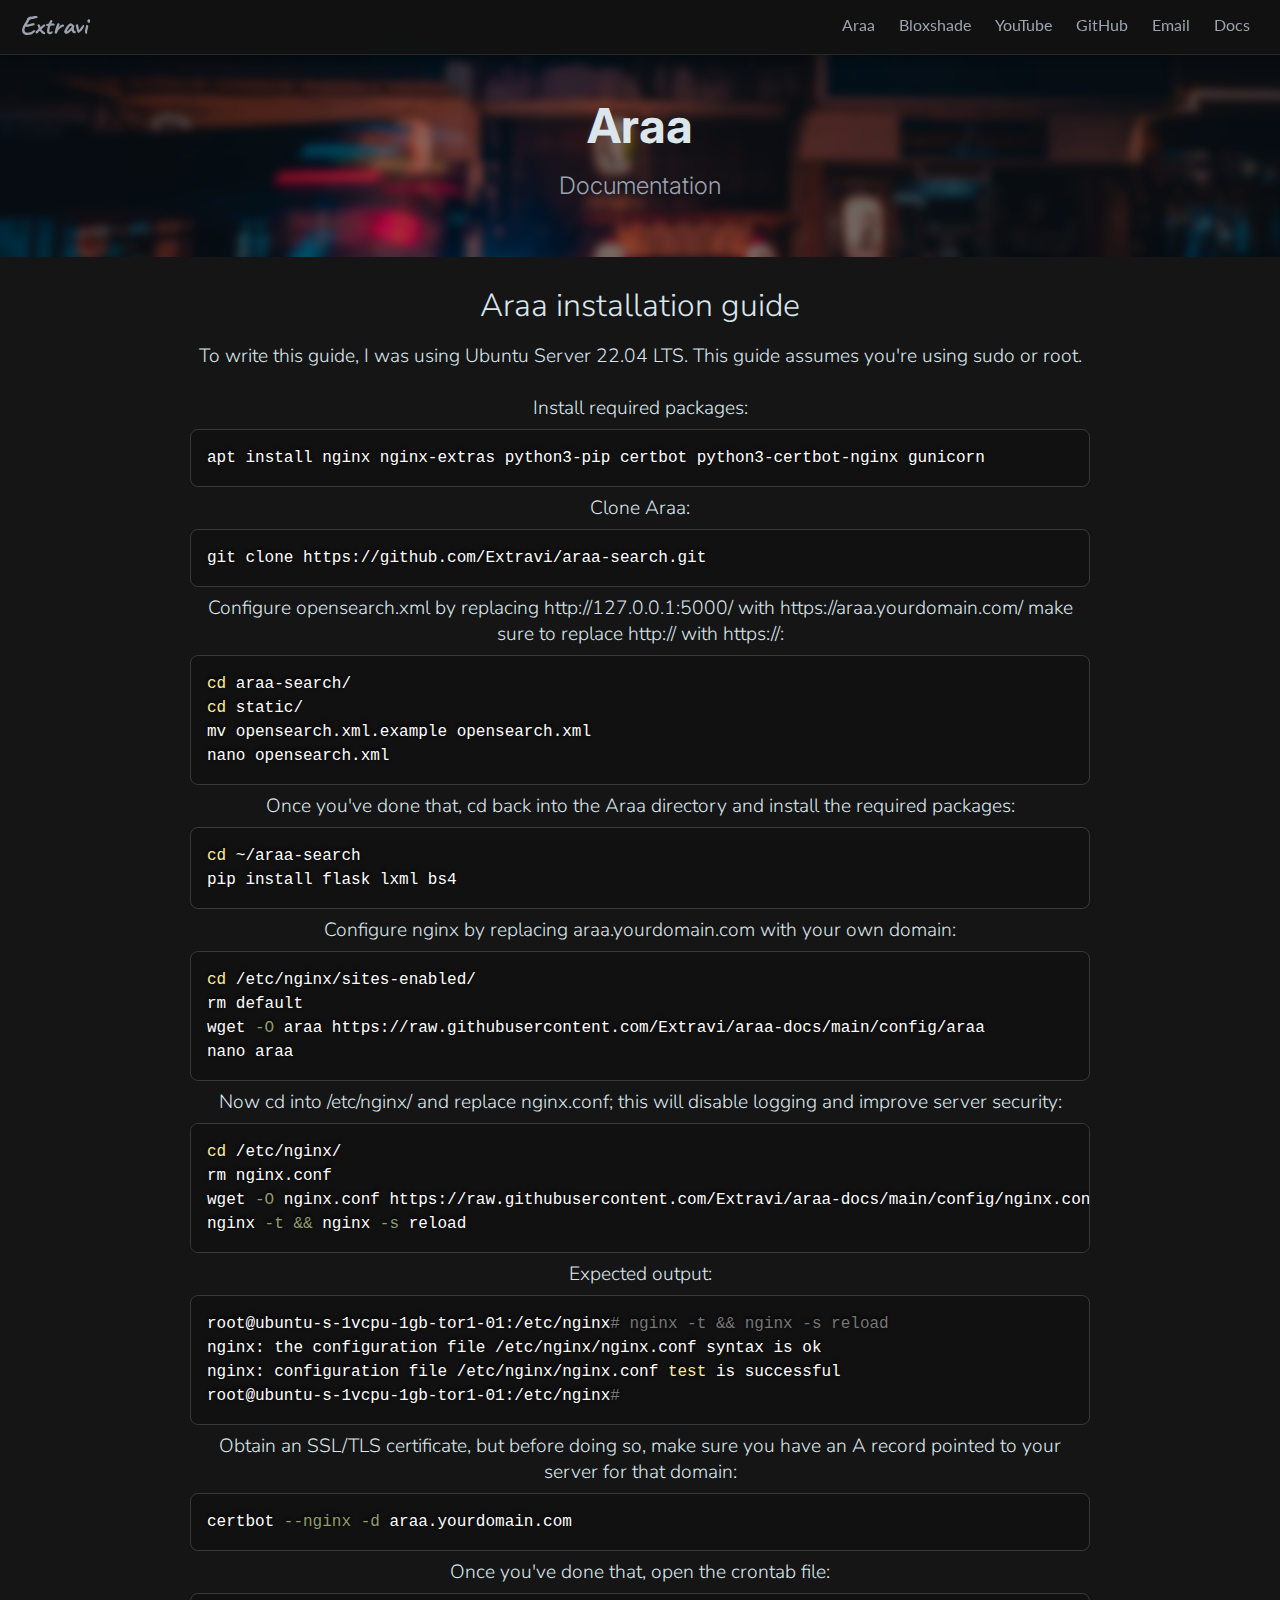
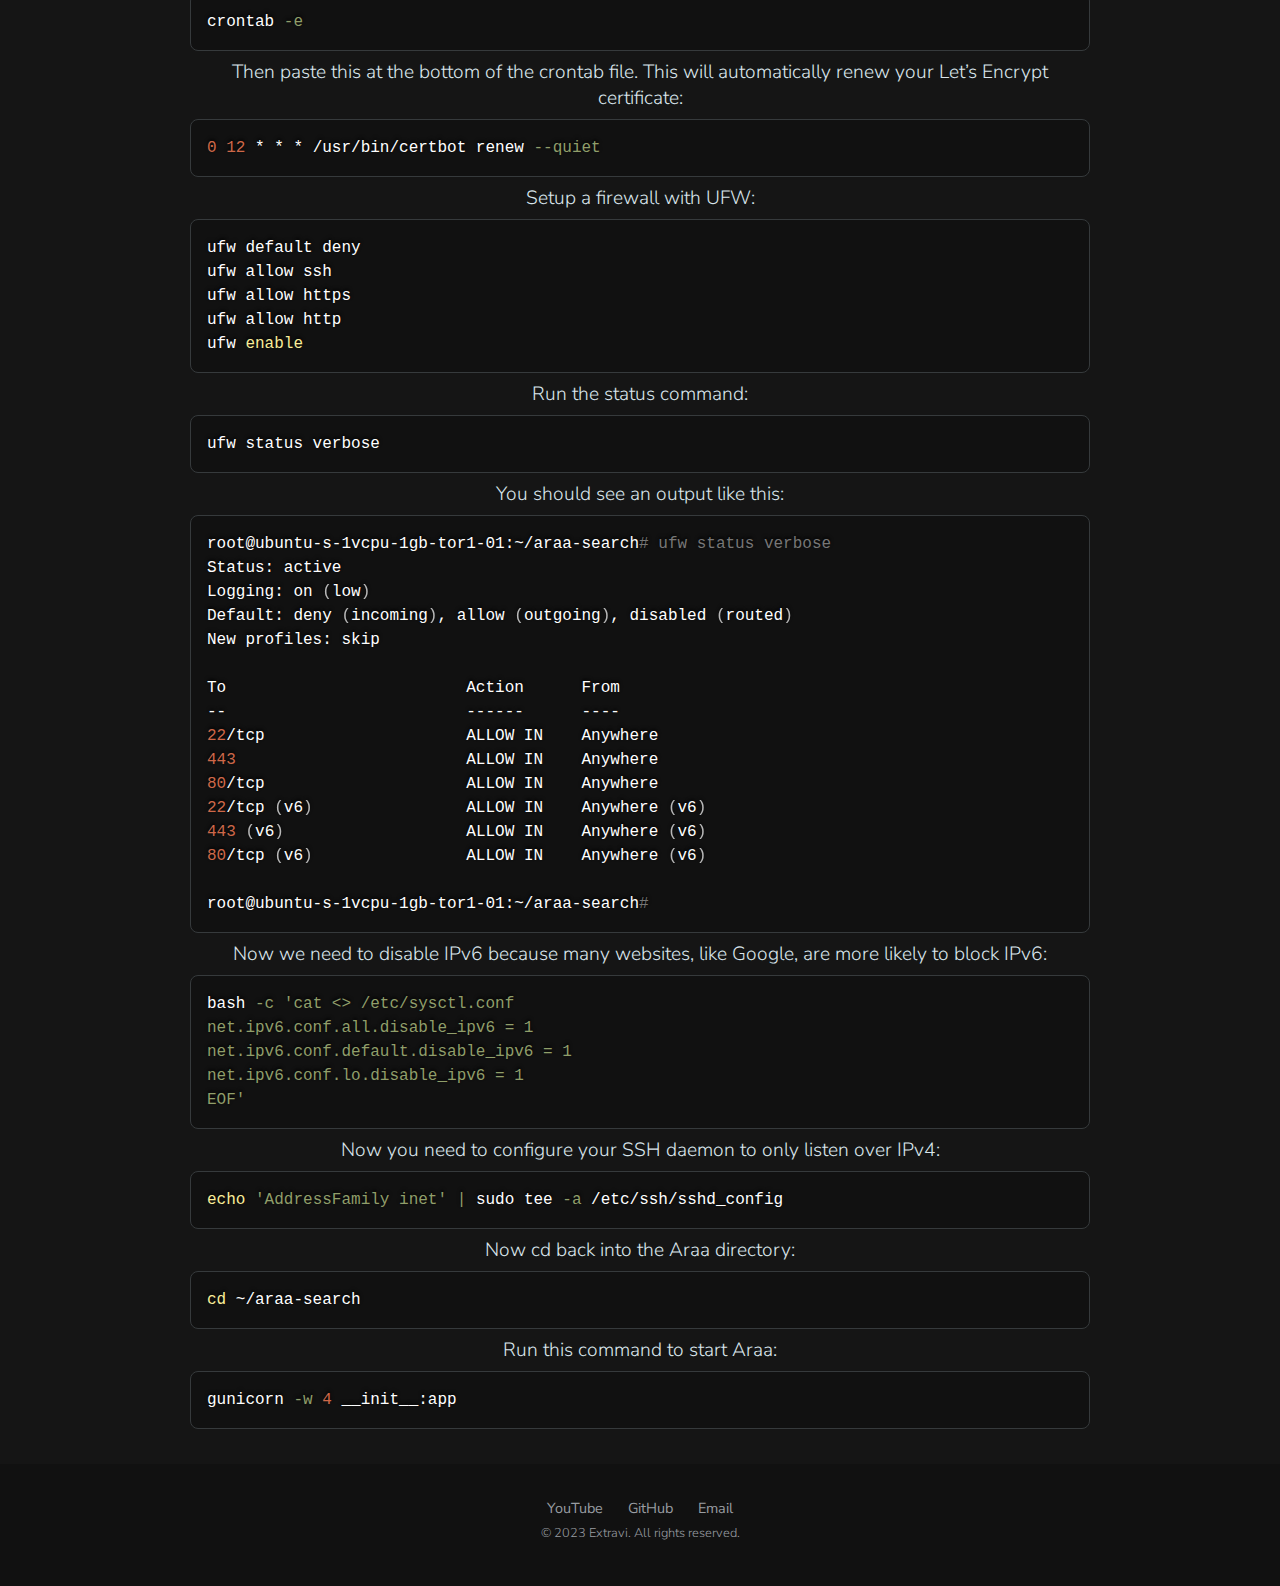
<file: araa/index.html>
<!DOCTYPE html>
<html lang="en">

<head>
    <link rel="icon" type="image/x-icon" href="/favicon.ico">
    <meta charset="UTF-8">
    <meta http-equiv="X-UA-Compatible" content="IE=edge">
    <meta name="viewport" content="width=device-width, initial-scale=1.0">
    <title>Extravi - Araa docs</title>
    <meta name="description" content="A personal website for me and my projects.">
    <meta content="Extravi - Araa docs" property="og:title">
    <meta content="A personal website for me and my projects." property="og:description">
    <meta content="/" property="og:url">
    <meta content="#5885F4" data-react-helmet="true" name="theme-color">
    <link rel="stylesheet" href="/style.css">
    <script src="/SmoothScroll.min.js"></script>
    <script src="/prism.js"></script>
    <link rel="stylesheet" href="/prism.css">
</head>

<div class="wrapper">
    <div class="navbar">
        <div class="logo">
            <a href="/">Extravi</a>
        </div>
        <ul class="menu">
            <a href="https://tailsx.extravi.dev/" target="_blank">Araa</a>
            <a href="https://bloxshade.com/" target="_blank">Bloxshade</a>
            <a href="https://www.youtube.com/c/Extravi" target="_blank">YouTube</a>
            <a class="mobile" href="https://github.com/Extravi" target="_blank">GitHub</a>
            <a class="mobile" href="mailto:dante@extravi.dev">Email</a>
            <a href="/">Docs</a>
        </ul>
    </div>
</div>

<body>
    <main>
        <div class="bg-image">
            <div class="overlay">
                <h1>Araa</h1>
                <h2 class="h2-width">Documentation</h2>
            </div>
        </div>
        <div id="section-0" class="section section-2 docs-section-1">
            <div class="section-content section-content-2">
                <h3>Araa installation guide</h3>
                <p class="p-reset">To write this guide, I was using Ubuntu Server 22.04 LTS. This guide assumes you're
                    using sudo or root.</p>
                <p class="p-reset"><br>Install required packages:</p>
                <pre><code class="language-bash">apt install nginx nginx-extras python3-pip certbot python3-certbot-nginx gunicorn</code></pre>
                <p class="p-reset">Clone Araa:</p>
                <pre><code class="language-bash">git clone https://github.com/Extravi/araa-search.git</code></pre>
                <p class="p-reset">Configure opensearch.xml by replacing http://127.0.0.1:5000/ with
                    https://araa.yourdomain.com/ make sure to replace http:// with https://:</p>
                <pre><code class="language-bash">cd araa-search/
cd static/
mv opensearch.xml.example opensearch.xml
nano opensearch.xml</code></pre>
                <p class="p-reset">Once you've done that, cd back into the Araa directory and install the required
                    packages:</p>
                <pre><code class="language-bash">cd ~/araa-search
pip install flask lxml bs4</code></pre>
                <p class="p-reset">Configure nginx by replacing araa.yourdomain.com with your own domain:</p>
                <pre><code class="language-bash">cd /etc/nginx/sites-enabled/
rm default
wget -O araa https://raw.githubusercontent.com/Extravi/araa-docs/main/config/araa
nano araa</code></pre>
                <p class="p-reset">Now cd into /etc/nginx/ and replace nginx.conf; this will disable logging and improve
                    server security:</p>
                <pre><code class="language-bash">cd /etc/nginx/
rm nginx.conf
wget -O nginx.conf https://raw.githubusercontent.com/Extravi/araa-docs/main/config/nginx.conf
nginx -t && nginx -s reload</code></pre>
                <p class="p-reset">Expected output:</p>
                <pre><code class="language-bash">root@ubuntu-s-1vcpu-1gb-tor1-01:/etc/nginx# nginx -t && nginx -s reload
nginx: the configuration file /etc/nginx/nginx.conf syntax is ok
nginx: configuration file /etc/nginx/nginx.conf test is successful
root@ubuntu-s-1vcpu-1gb-tor1-01:/etc/nginx# </code></pre>
                <p class="p-reset">Obtain an SSL/TLS certificate, but before doing so, make sure you have an A record
                    pointed to your server for that domain:</p>
                <pre><code class="language-bash">certbot --nginx -d araa.yourdomain.com</code></pre>
                <p class="p-reset">Once you've done that, open the crontab file:</p>
                <pre><code class="language-bash">crontab -e</code></pre>
                <p class="p-reset">Then paste this at the bottom of the crontab file. This will automatically renew your
                    Let’s Encrypt certificate:</p>
                <pre><code class="language-bash">0 12 * * * /usr/bin/certbot renew --quiet</code></pre>
                <p class="p-reset">Setup a firewall with UFW:</p>
                <pre><code class="language-bash">ufw default deny
ufw allow ssh
ufw allow https
ufw allow http
ufw enable</code></pre>
                <p class="p-reset">Run the status command:</p>
                <pre><code class="language-bash">ufw status verbose</code></pre>
                <p class="p-reset">You should see an output like this:</p>
                <pre><code class="language-bash">root@ubuntu-s-1vcpu-1gb-tor1-01:~/araa-search# ufw status verbose
Status: active
Logging: on (low)
Default: deny (incoming), allow (outgoing), disabled (routed)
New profiles: skip
                    
To                         Action      From
--                         ------      ----
22/tcp                     ALLOW IN    Anywhere                  
443                        ALLOW IN    Anywhere                  
80/tcp                     ALLOW IN    Anywhere                  
22/tcp (v6)                ALLOW IN    Anywhere (v6)             
443 (v6)                   ALLOW IN    Anywhere (v6)             
80/tcp (v6)                ALLOW IN    Anywhere (v6)             
                    
root@ubuntu-s-1vcpu-1gb-tor1-01:~/araa-search# </code></pre>
                <p class="p-reset">Now we need to disable IPv6 because many websites, like Google, are more likely to
                    block IPv6:</p>
                <pre><code class="language-bash">bash -c 'cat <<EOF >> /etc/sysctl.conf
net.ipv6.conf.all.disable_ipv6 = 1
net.ipv6.conf.default.disable_ipv6 = 1
net.ipv6.conf.lo.disable_ipv6 = 1
EOF'</code></pre>
                <p class="p-reset">Now you need to configure your SSH daemon to only listen over IPv4:</p>
                <pre><code class="language-bash">echo 'AddressFamily inet' | sudo tee -a /etc/ssh/sshd_config</code></pre>
                <p class="p-reset">Now cd back into the Araa directory:</p>
                <pre><code class="language-bash">cd ~/araa-search</code></pre>
                <p class="p-reset">Run this command to start Araa:</p>
                <pre><code class="language-bash">gunicorn -w 4 __init__:app</code></pre>
            </div>
        </div>
        <div id="footer" class="section footer-docs">
            <div class="section-content">
                <ul>
                    <li><a href="https://www.youtube.com/c/Extravi" target="_blank">YouTube</a></li>
                    <li><a href="https://github.com/Extravi" target="_blank">GitHub</a></li>
                    <li><a href="mailto:dante@extravi.dev">Email</a></li>
                </ul>
                <p>© 2023 Extravi. All rights reserved.</p>
            </div>
        </div>
    </main>
</body>

</html>
</file>
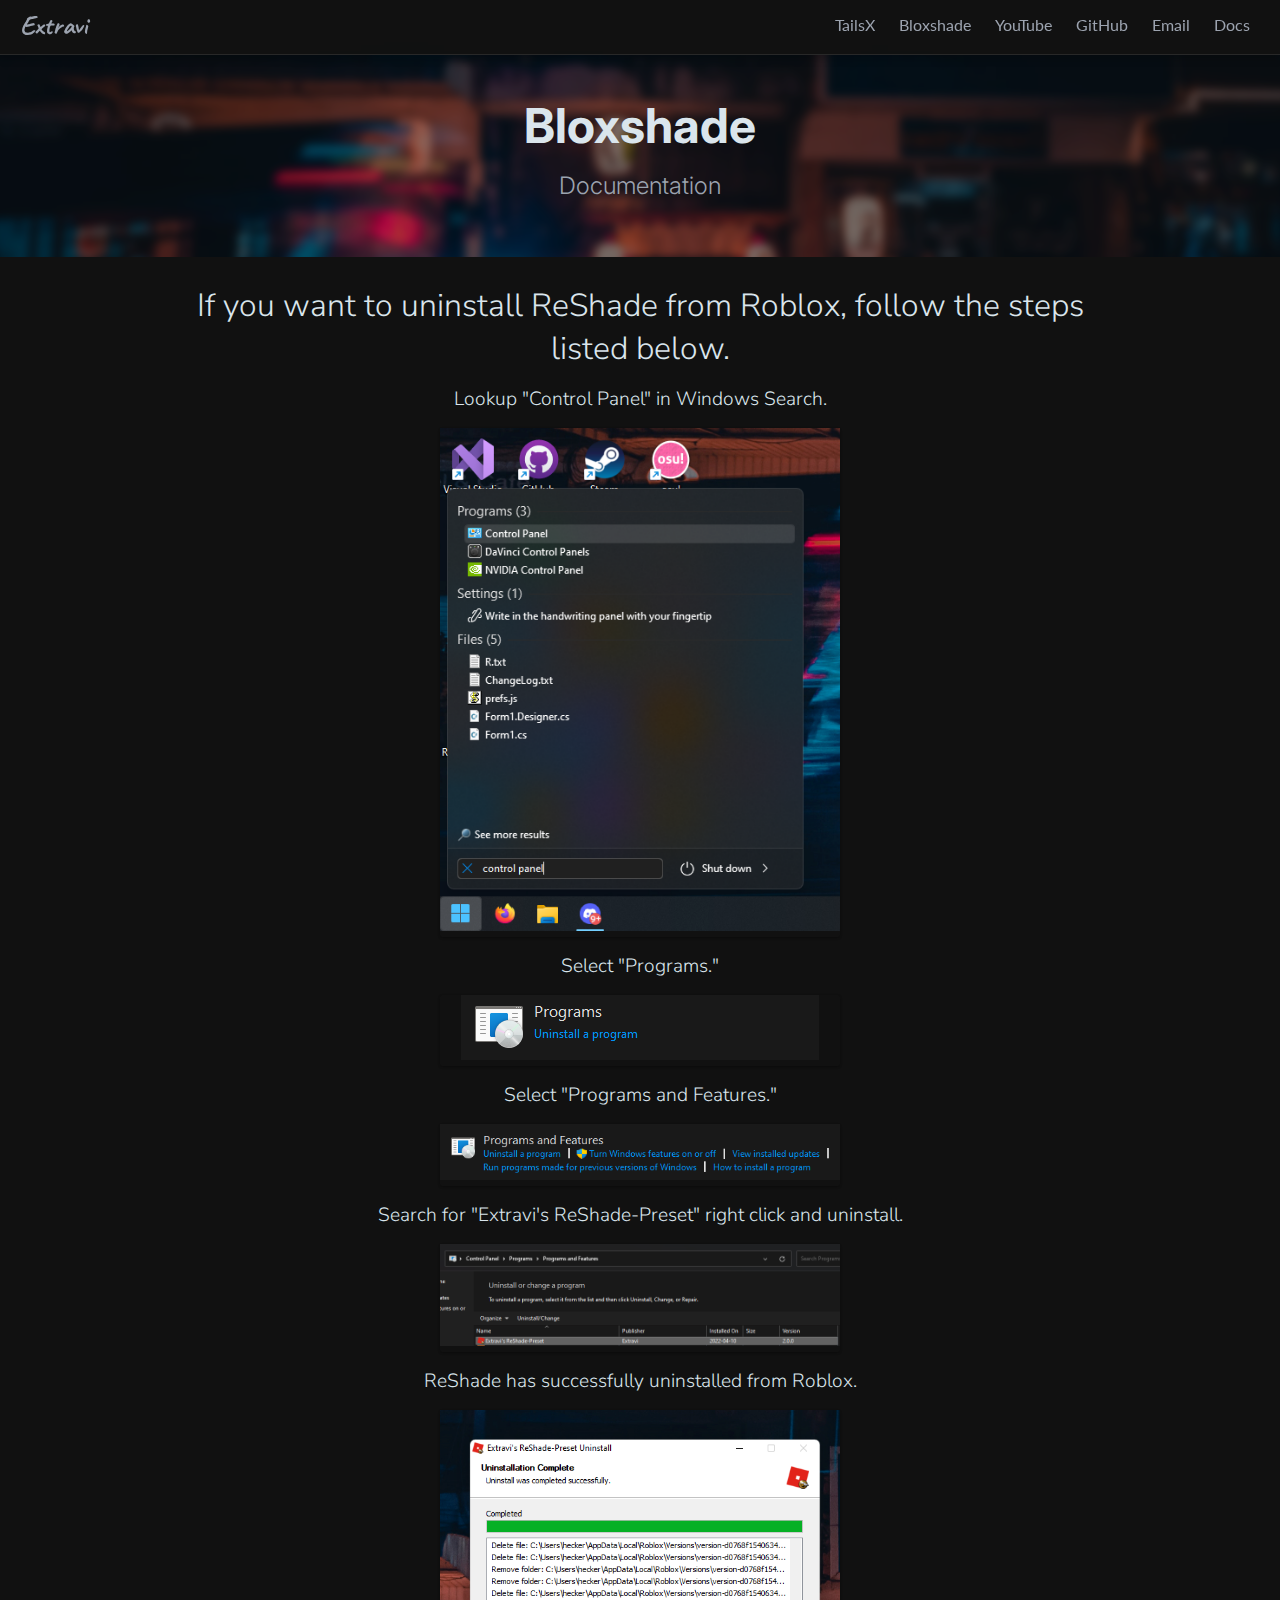
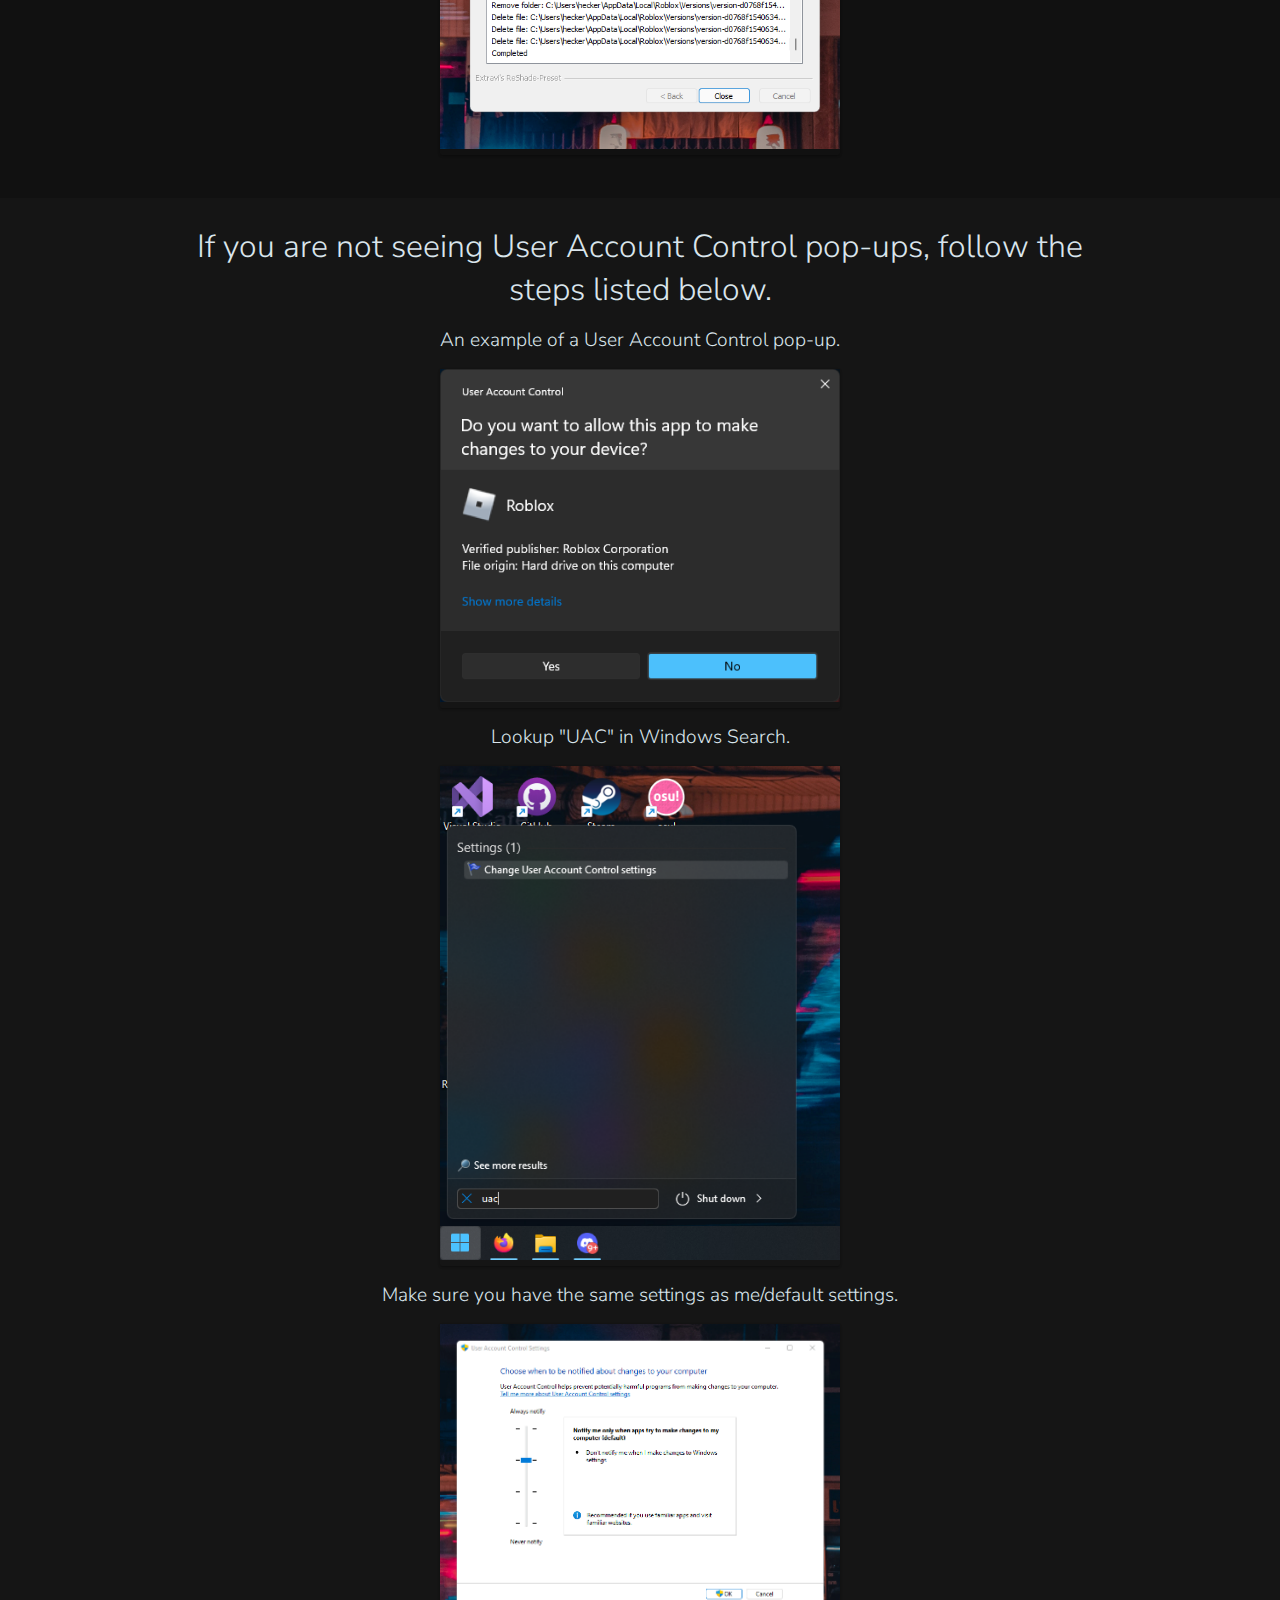
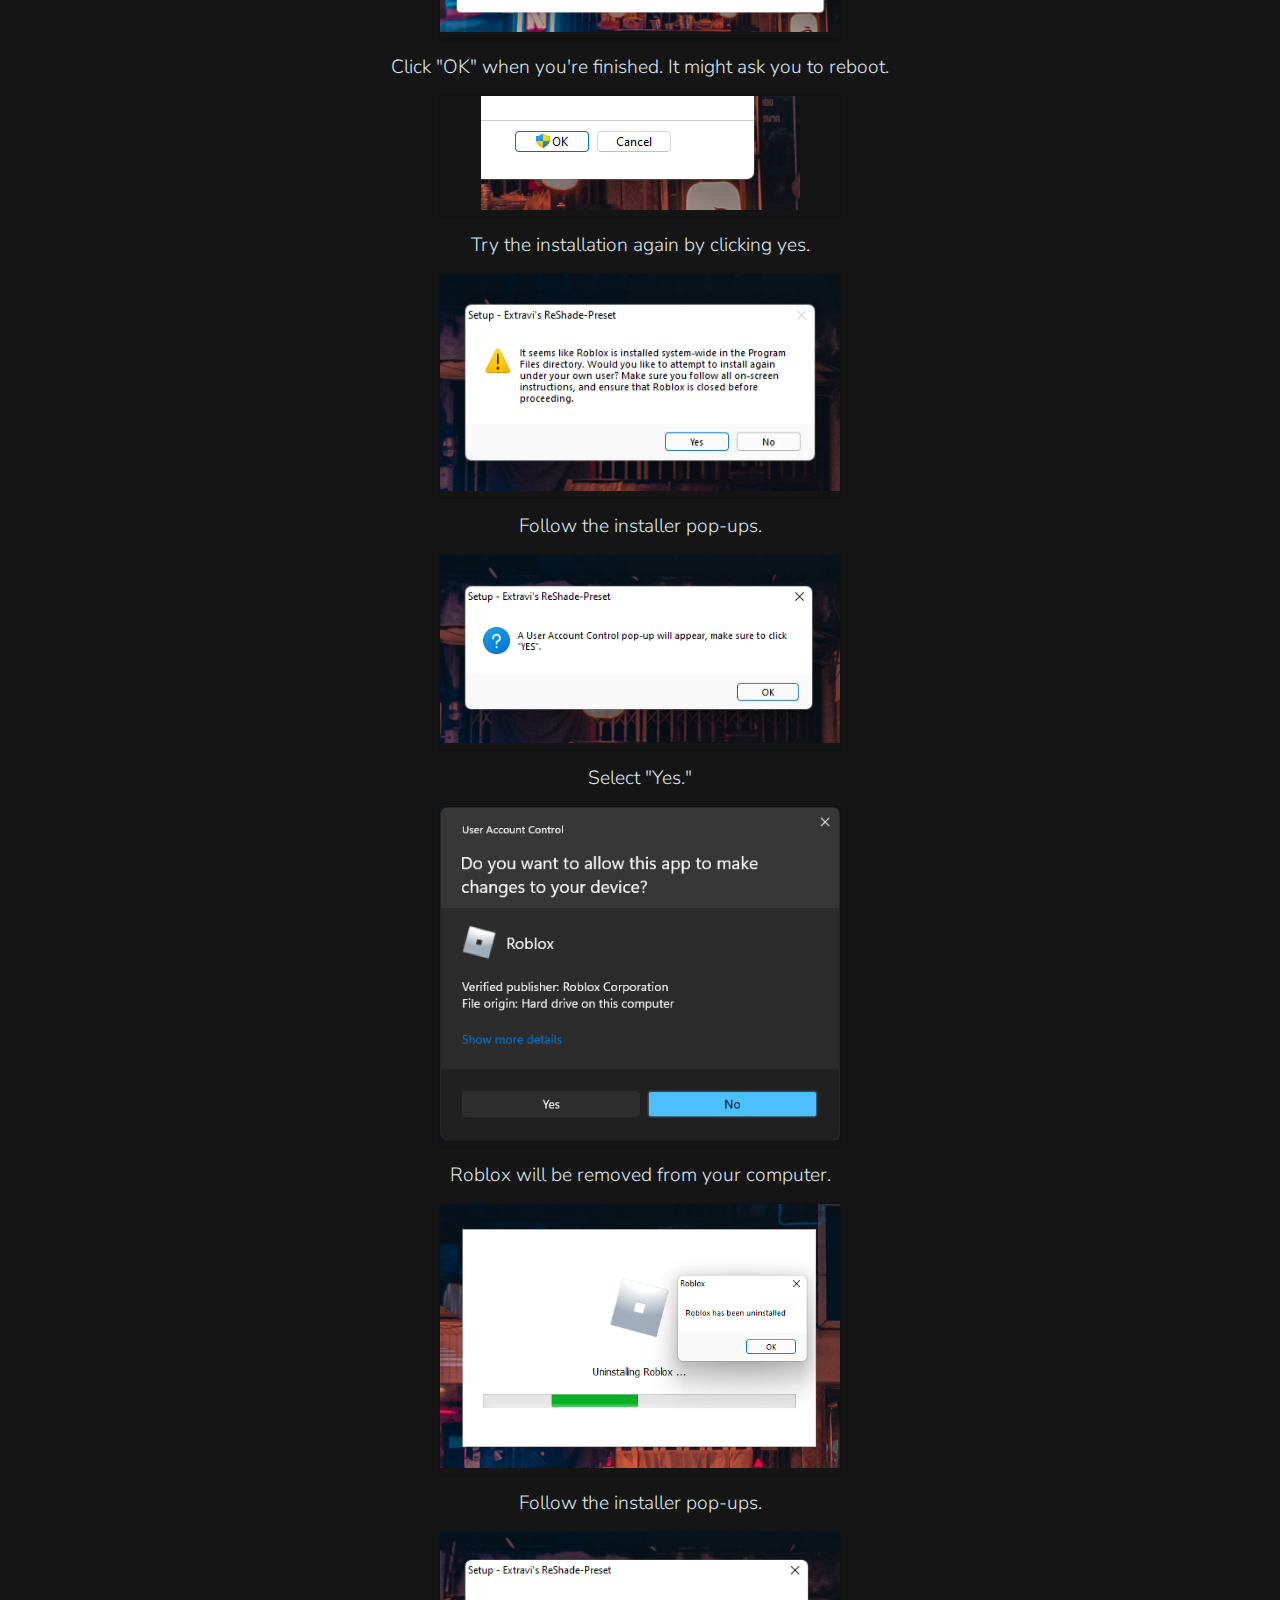
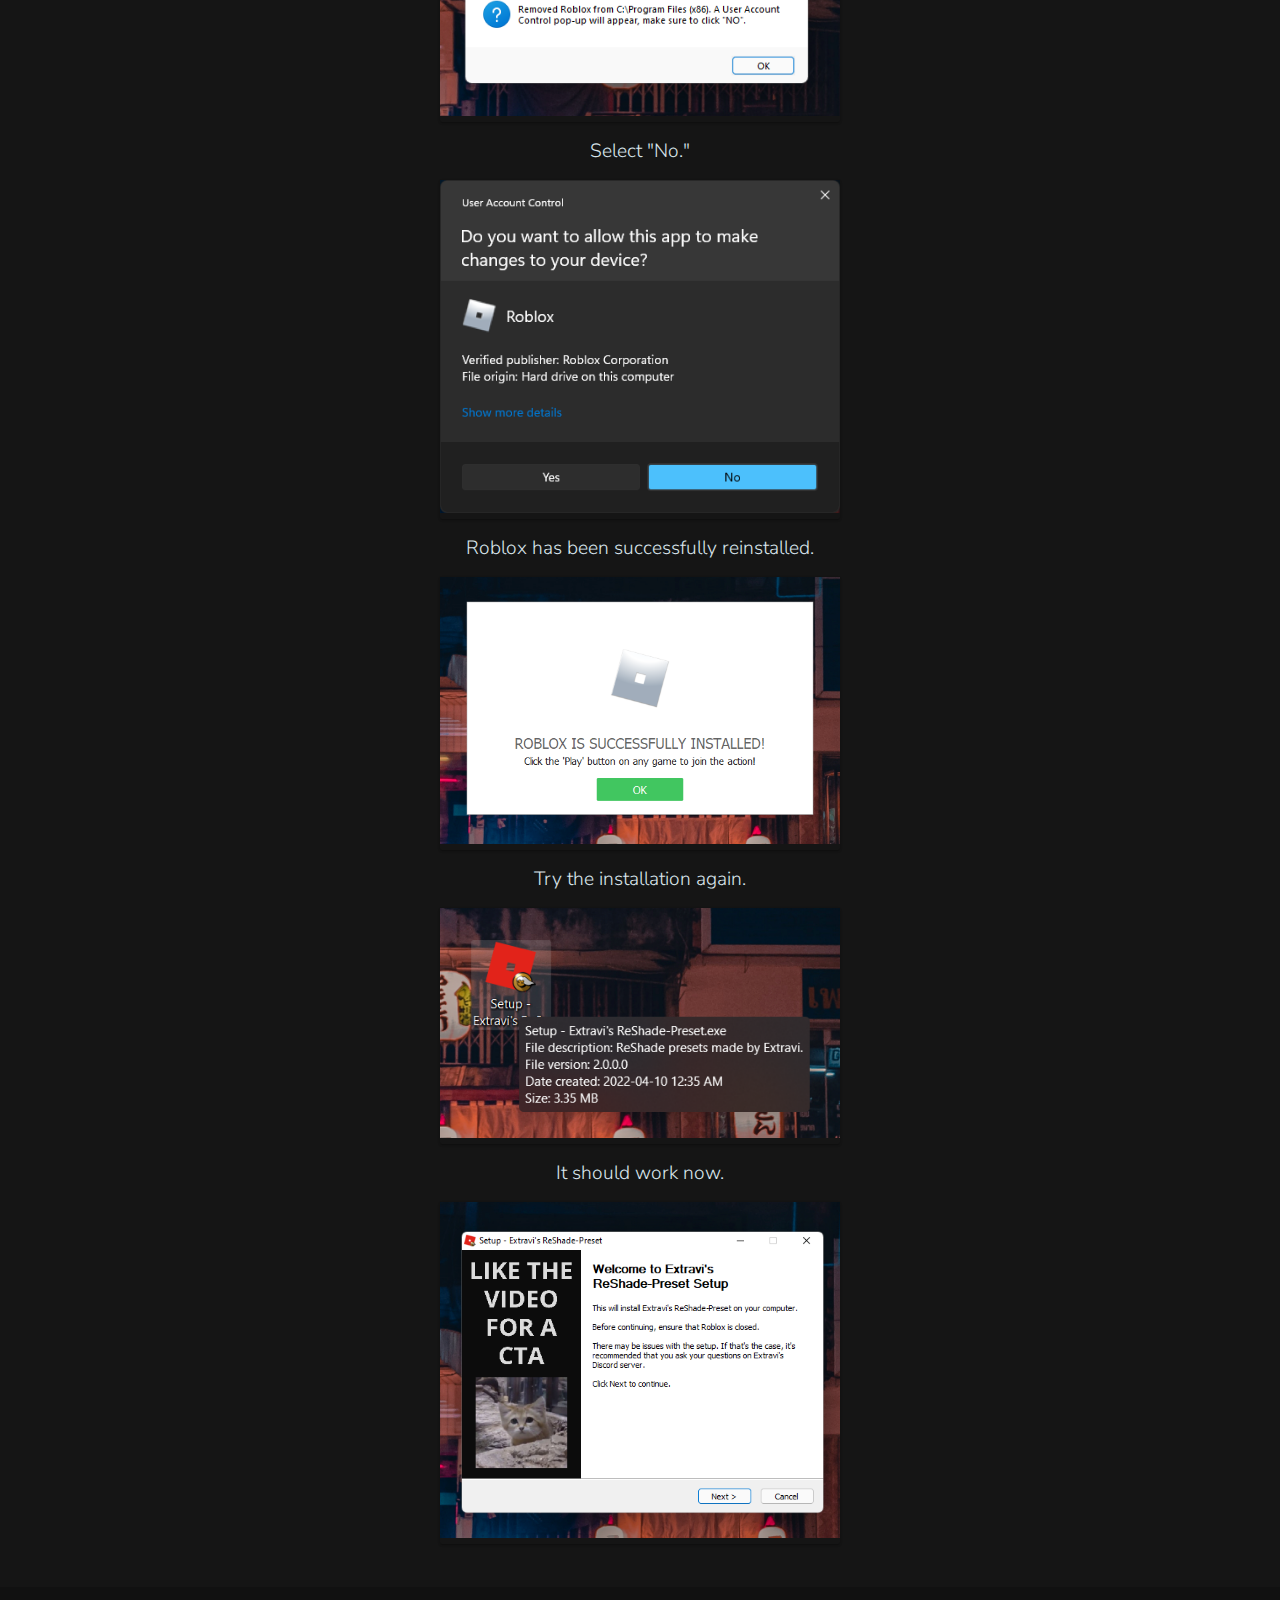
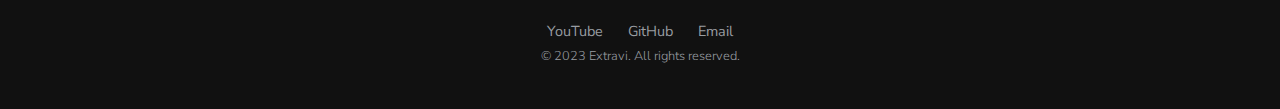
<file: bloxshade/index.html>
<!DOCTYPE html>
<html lang="en">

<head>
    <link rel="icon" type="image/x-icon" href="/favicon.ico">
    <meta charset="UTF-8">
    <meta http-equiv="X-UA-Compatible" content="IE=edge">
    <meta name="viewport" content="width=device-width, initial-scale=1.0">
    <title>Extravi - Bloxshade docs</title>
    <meta name="description" content="A personal website for me and my projects.">
    <meta content="Extravi - Bloxshade docs" property="og:title">
    <meta content="A personal website for me and my projects." property="og:description">
    <meta content="/" property="og:url">
    <meta content="#5885F4" data-react-helmet="true" name="theme-color">
    <link rel="stylesheet" href="/style.css">
    <script src="/SmoothScroll.min.js"></script>
    <script src="/script.js"></script>
</head>

<div class="wrapper">
    <div class="navbar">
        <div class="logo">
            <a href="/">Extravi</a>
        </div>
        <ul class="menu">
            <a href="https://tailsx.extravi.dev/" target="_blank">TailsX</a>
            <a href="https://bloxshade.com/" target="_blank">Bloxshade</a>
            <a href="https://www.youtube.com/c/Extravi" target="_blank">YouTube</a>
            <a class="mobile" href="https://github.com/Extravi" target="_blank">GitHub</a>
            <a class="mobile" href="mailto:extravi@extravi.dev">Email</a>
            <a href="/">Docs</a>
        </ul>
    </div>
</div>

<body>
    <main>
        <div class="bg-image">
            <div class="overlay">
                <h1>Bloxshade</h1>
                <h2 class="h2-width overlay-h2">Documentation <span class="downloads-count"></span></h2>
            </div>
        </div>
        <div id="section-0" class="section section-2 docs-section">
            <div class="section-content section-content-2">
                <h3>If you want to uninstall ReShade from Roblox, follow the steps listed below.</h3>
                <p class="p-reset">Lookup "Control Panel" in Windows Search.</p>
                <div class="card"><img src="./unknown.png" alt="png"></div>
                <p class="p-reset">Select "Programs."</p>
                <div class="card"><img src="./unknown0.png" alt="png"></div>
                <p class="p-reset">Select "Programs and Features."</p>
                <div class="card"><img src="./unknown1.png" alt="png"></div>
                <p class="p-reset">Search for "Extravi's ReShade-Preset" right click and uninstall.</p>
                <div class="card"><img src="./unknown2.png" alt="png"></div>
                <p class="p-reset">ReShade has successfully uninstalled from Roblox.</p>
                <div class="card"><img src="./unknown3.png" alt="png"></div>
            </div>
        </div>
        <div id="section-0" class="section section-2 docs-section-1">
            <div class="section-content section-content-2">
                <h3>If you are not seeing User Account Control pop-ups, follow the steps listed below.</h3>
                <p class="p-reset">An example of a User Account Control pop-up.</p>
                <div class="card"><img src="./unknown4.png" alt="png"></div>
                <p class="p-reset">Lookup "UAC" in Windows Search.</p>
                <div class="card"><img src="./unknown5.png" alt="png"></div>
                <p class="p-reset">Make sure you have the same settings as me/default settings.</p>
                <div class="card"><img src="./unknown6.png" alt="png"></div>
                <p class="p-reset">Click "OK" when you're finished. It might ask you to reboot.</p>
                <div class="card"><img src="./unknown7.png" alt="png"></div>
                <p class="p-reset">Try the installation again by clicking yes.</p>
                <div class="card"><img src="./unknown8.png" alt="png"></div>
                <p class="p-reset">Follow the installer pop-ups.</p>
                <div class="card"><img src="./unknown9.png" alt="png"></div>
                <p class="p-reset">Select "Yes."</p>
                <div class="card"><img src="./unknown4.png" alt="png"></div>
                <p class="p-reset">Roblox will be removed from your computer.</p>
                <div class="card"><img src="./unknown10.png" alt="png"></div>
                <p class="p-reset">Follow the installer pop-ups.</p>
                <div class="card"><img src="./unknown11.png" alt="png"></div>
                <p class="p-reset">Select "No."</p>
                <div class="card"><img src="./unknown4.png" alt="png"></div>
                <p class="p-reset">Roblox has been successfully reinstalled.</p>
                <div class="card"><img src="./unknown12.png" alt="png"></div>
                <p class="p-reset">Try the installation again.</p>
                <div class="card"><img src="./unknown14.png" alt="png"></div>
                <p class="p-reset">It should work now.</p>
                <div class="card"><img src="./unknown15.png" alt="png"></div>
            </div>
        </div>
        <div id="footer" class="section footer-docs">
            <div class="section-content">
                <ul>
                    <li><a href="https://www.youtube.com/c/Extravi" target="_blank">YouTube</a></li>
                    <li><a href="https://github.com/Extravi" target="_blank">GitHub</a></li>
                    <li><a href="mailto:extravi@extravi.dev">Email</a></li>
                </ul>
                <p>© 2023 Extravi. All rights reserved.</p>
            </div>
        </div>
    </main>
</body>

</html>
</file>
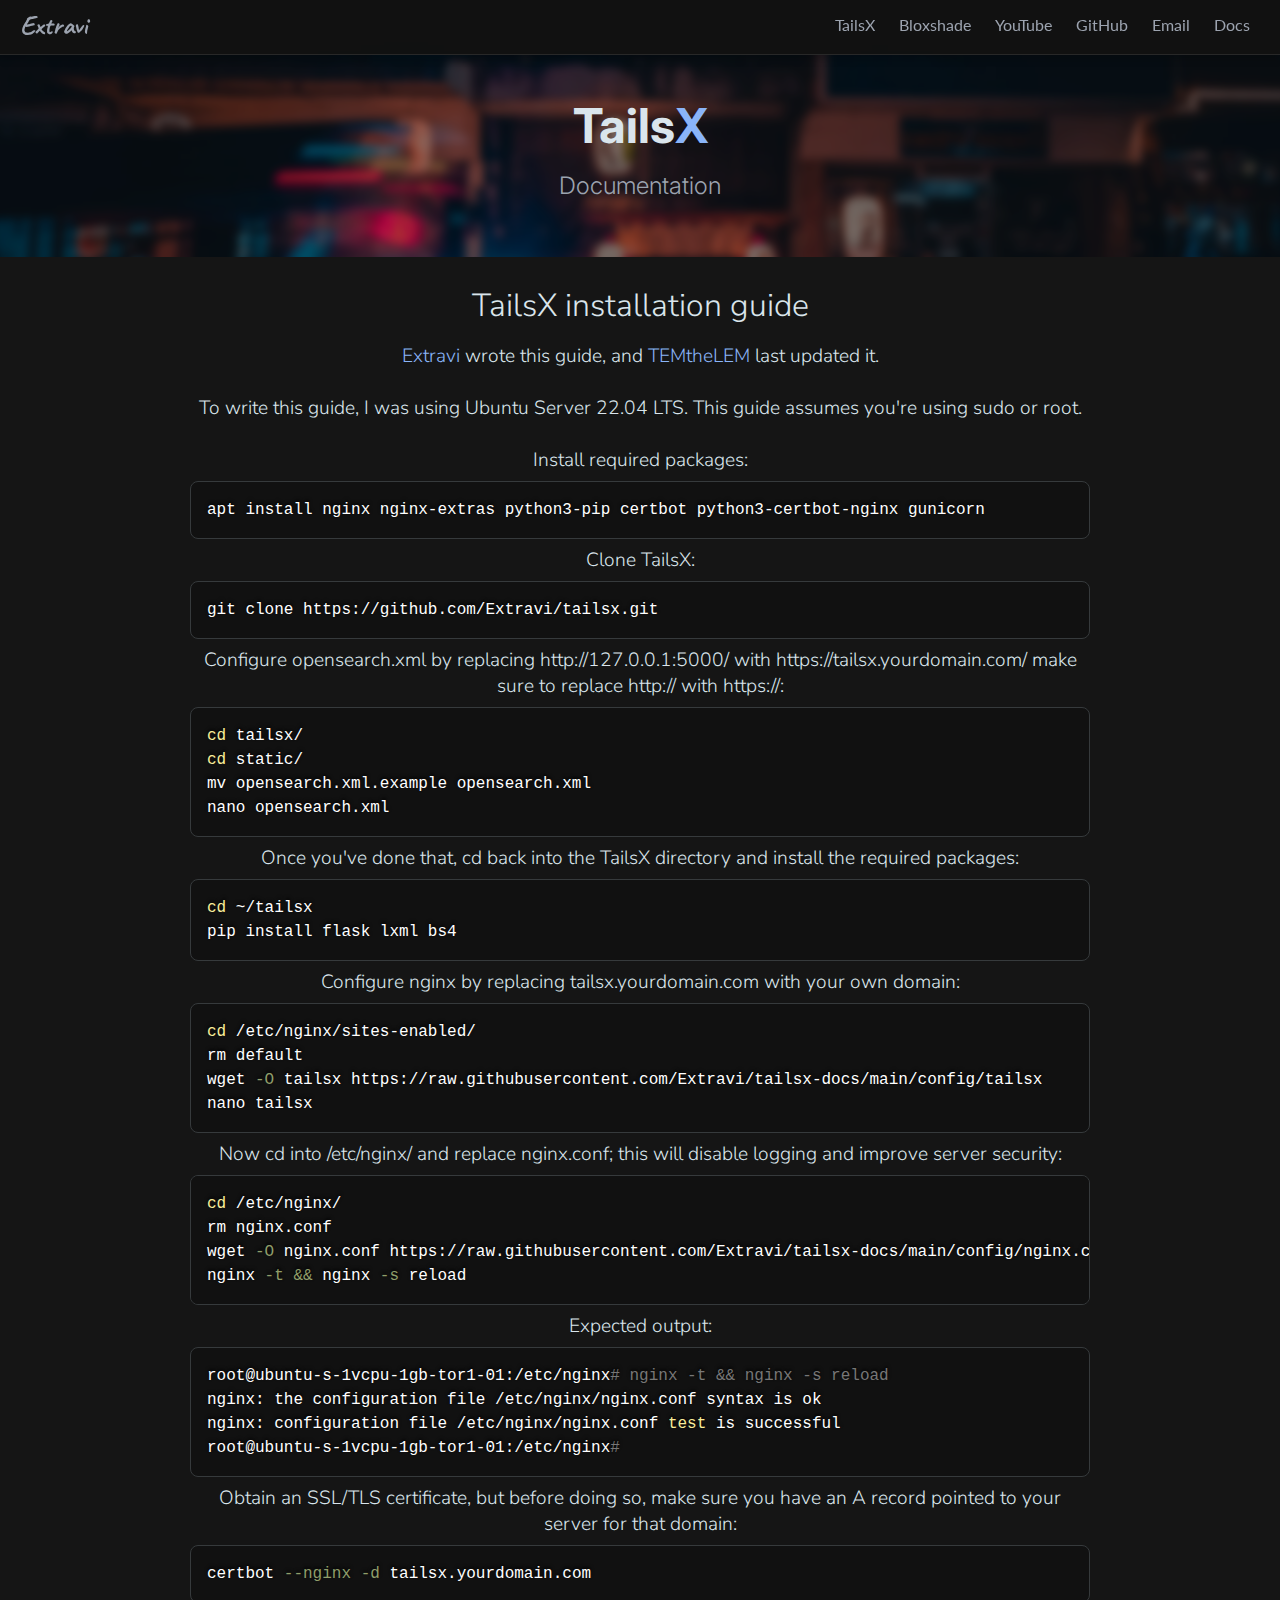
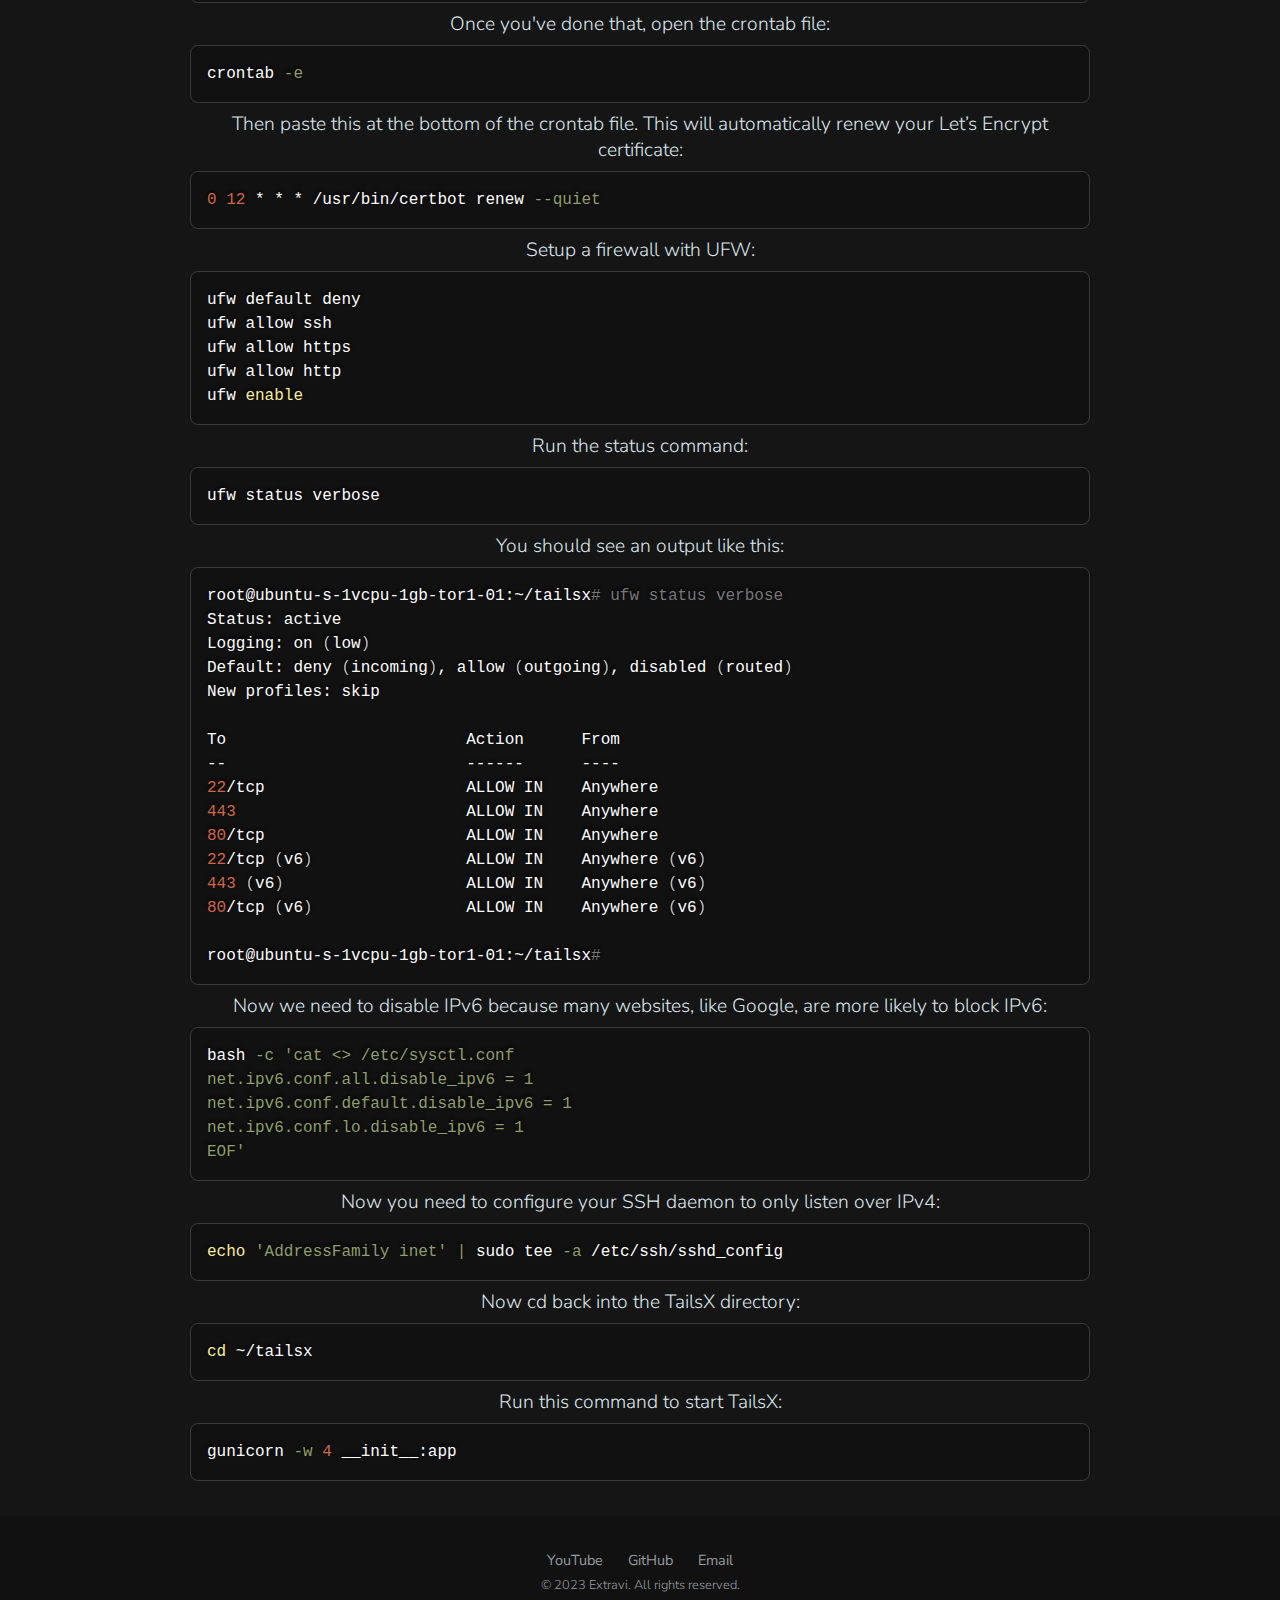
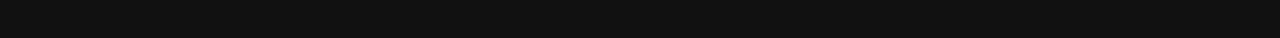
<file: tailsx/index.html>
<!DOCTYPE html>
<html lang="en">

<head>
    <link rel="icon" type="image/x-icon" href="/favicon.ico">
    <meta charset="UTF-8">
    <meta http-equiv="X-UA-Compatible" content="IE=edge">
    <meta name="viewport" content="width=device-width, initial-scale=1.0">
    <title>Extravi - TailsX docs</title>
    <meta name="description" content="A personal website for me and my projects.">
    <meta content="Extravi - TailsX docs" property="og:title">
    <meta content="A personal website for me and my projects." property="og:description">
    <meta content="/" property="og:url">
    <meta content="#5885F4" data-react-helmet="true" name="theme-color">
    <link rel="stylesheet" href="/style.css">
    <script src="/SmoothScroll.min.js"></script>
    <script src="/prism.js"></script>
    <link rel="stylesheet" href="/prism.css">
</head>

<div class="wrapper">
    <div class="navbar">
        <div class="logo">
            <a href="/">Extravi</a>
        </div>
        <ul class="menu">
            <a href="https://tailsx.extravi.dev/" target="_blank">TailsX</a>
            <a href="https://bloxshade.com/" target="_blank">Bloxshade</a>
            <a href="https://www.youtube.com/c/Extravi" target="_blank">YouTube</a>
            <a class="mobile" href="https://github.com/Extravi" target="_blank">GitHub</a>
            <a class="mobile" href="mailto:extravi@extravi.dev">Email</a>
            <a href="/">Docs</a>
        </ul>
    </div>
</div>

<body>
    <main>
        <div class="bg-image">
            <div class="overlay">
                <h1>Tails<span class="X">X</span></h1>
                <h2 class="h2-width">Documentation</h2>
            </div>
        </div>
        <div id="section-0" class="section section-2 docs-section-1">
            <div class="section-content section-content-2">
                <h3>TailsX installation guide</h3>
                <p class="p-reset"><a class="underline underline-2" href="https://github.com/Extravi" target="_blank">Extravi</a> wrote this guide, and <a class="underline underline-2" href="https://github.com/TEMtheLEM" target="_blank">TEMtheLEM</a> last updated it.</p>
                <p class="p-reset"><br>To write this guide, I was using Ubuntu Server 22.04 LTS. This guide assumes you're
                    using sudo or root.</p>
                <p class="p-reset"><br>Install required packages:</p>
                <pre><code class="language-bash">apt install nginx nginx-extras python3-pip certbot python3-certbot-nginx gunicorn</code></pre>
                <p class="p-reset">Clone TailsX:</p>
                <pre><code class="language-bash">git clone https://github.com/Extravi/tailsx.git</code></pre>
                <p class="p-reset">Configure opensearch.xml by replacing http://127.0.0.1:5000/ with
                    https://tailsx.yourdomain.com/ make sure to replace http:// with https://:</p>
                <pre><code class="language-bash">cd tailsx/
cd static/
mv opensearch.xml.example opensearch.xml
nano opensearch.xml</code></pre>
                <p class="p-reset">Once you've done that, cd back into the TailsX directory and install the required
                    packages:</p>
                <pre><code class="language-bash">cd ~/tailsx
pip install flask lxml bs4</code></pre>
                <p class="p-reset">Configure nginx by replacing tailsx.yourdomain.com with your own domain:</p>
                <pre><code class="language-bash">cd /etc/nginx/sites-enabled/
rm default
wget -O tailsx https://raw.githubusercontent.com/Extravi/tailsx-docs/main/config/tailsx
nano tailsx</code></pre>
                <p class="p-reset">Now cd into /etc/nginx/ and replace nginx.conf; this will disable logging and improve
                    server security:</p>
                <pre><code class="language-bash">cd /etc/nginx/
rm nginx.conf
wget -O nginx.conf https://raw.githubusercontent.com/Extravi/tailsx-docs/main/config/nginx.conf
nginx -t && nginx -s reload</code></pre>
                <p class="p-reset">Expected output:</p>
                <pre><code class="language-bash">root@ubuntu-s-1vcpu-1gb-tor1-01:/etc/nginx# nginx -t && nginx -s reload
nginx: the configuration file /etc/nginx/nginx.conf syntax is ok
nginx: configuration file /etc/nginx/nginx.conf test is successful
root@ubuntu-s-1vcpu-1gb-tor1-01:/etc/nginx# </code></pre>
                <p class="p-reset">Obtain an SSL/TLS certificate, but before doing so, make sure you have an A record
                    pointed to your server for that domain:</p>
                <pre><code class="language-bash">certbot --nginx -d tailsx.yourdomain.com</code></pre>
                <p class="p-reset">Once you've done that, open the crontab file:</p>
                <pre><code class="language-bash">crontab -e</code></pre>
                <p class="p-reset">Then paste this at the bottom of the crontab file. This will automatically renew your
                    Let’s Encrypt certificate:</p>
                <pre><code class="language-bash">0 12 * * * /usr/bin/certbot renew --quiet</code></pre>
                <p class="p-reset">Setup a firewall with UFW:</p>
                <pre><code class="language-bash">ufw default deny
ufw allow ssh
ufw allow https
ufw allow http
ufw enable</code></pre>
                <p class="p-reset">Run the status command:</p>
                <pre><code class="language-bash">ufw status verbose</code></pre>
                <p class="p-reset">You should see an output like this:</p>
                <pre><code class="language-bash">root@ubuntu-s-1vcpu-1gb-tor1-01:~/tailsx# ufw status verbose
Status: active
Logging: on (low)
Default: deny (incoming), allow (outgoing), disabled (routed)
New profiles: skip
                    
To                         Action      From
--                         ------      ----
22/tcp                     ALLOW IN    Anywhere                  
443                        ALLOW IN    Anywhere                  
80/tcp                     ALLOW IN    Anywhere                  
22/tcp (v6)                ALLOW IN    Anywhere (v6)             
443 (v6)                   ALLOW IN    Anywhere (v6)             
80/tcp (v6)                ALLOW IN    Anywhere (v6)             
                    
root@ubuntu-s-1vcpu-1gb-tor1-01:~/tailsx# </code></pre>
                <p class="p-reset">Now we need to disable IPv6 because many websites, like Google, are more likely to
                    block IPv6:</p>
                <pre><code class="language-bash">bash -c 'cat <<EOF >> /etc/sysctl.conf
net.ipv6.conf.all.disable_ipv6 = 1
net.ipv6.conf.default.disable_ipv6 = 1
net.ipv6.conf.lo.disable_ipv6 = 1
EOF'</code></pre>
                <p class="p-reset">Now you need to configure your SSH daemon to only listen over IPv4:</p>
                <pre><code class="language-bash">echo 'AddressFamily inet' | sudo tee -a /etc/ssh/sshd_config</code></pre>
                <p class="p-reset">Now cd back into the TailsX directory:</p>
                <pre><code class="language-bash">cd ~/tailsx</code></pre>
                <p class="p-reset">Run this command to start TailsX:</p>
                <pre><code class="language-bash">gunicorn -w 4 __init__:app</code></pre>
            </div>
        </div>
        <div id="footer" class="section footer-docs">
            <div class="section-content">
                <ul>
                    <li><a href="https://www.youtube.com/c/Extravi" target="_blank">YouTube</a></li>
                    <li><a href="https://github.com/Extravi" target="_blank">GitHub</a></li>
                    <li><a href="mailto:extravi@extravi.dev">Email</a></li>
                </ul>
                <p>© 2023 Extravi. All rights reserved.</p>
            </div>
        </div>
    </main>
</body>

</html>
</file>
<file: style.css>
@import url('https://fonts.googleapis.com/css2?family=Caveat:wght@700&family=Inter:wght@400;700&family=Lato:wght@100;400&family=Nunito+Sans:opsz,wght@6..12,300;6..12,400;6..12,600;6..12,700&display=swap');

* {
    box-sizing: border-box;
}

body {
    margin: 0;
}

html {
    background-color: #111111;
    font-family: "Nunito Sans", Arial, Helvetica, sans-serif;
    font-size: 16px;
    scroll-behavior: smooth;
}

.X {
    color: #8ab4f8;
}

body {
    scroll-behavior: smooth;
}

* {
    margin: 0;
    padding: 0;
}

:root {
    color-scheme: dark;
}

.wrapper {
    width: 100%;
    position: fixed;
    top: 0;
    left: 0;
    z-index: 100;
    background: rgba(17, 17, 17, 0.7);
    -webkit-backdrop-filter: blur(20px);
    backdrop-filter: blur(20px);
    box-shadow: 0 4px 8px rgba(0, 0, 0, .2);
    border-bottom: 1px solid #282828;
}

.section-content {
    align-items: center;
}

.navbar {
    position: center;
    color: #9ca3af;
    padding: 0 20px;
    height: 50px;
}

.logo {
    line-height: 50px;
    float: left;
}

.logo a {
    color: #9ca3af;
    text-decoration: none;
    font-family: 'Caveat', cursive;
    font-size: 27px;
    transition: all 0.3s ease;
    font-weight: bold;
    text-decoration: none;
}

.menu {
    float: right;
    line-height: 50px;
}

.menu a {
    color: #9ca3af;
    transition: all 0.3s ease;
    font-family: 'Lato', sans-serif;
    font-size: 16px;
    text-decoration: none;
    padding: 0 10px;
}

a:hover {
    color: lightgrey;
    text-decoration: none;
}

.bg-image {
    position: relative;
    margin: 54px auto;
    width: 100%;
    height: calc(22vh + 5px);
    overflow: hidden;
    margin-bottom: 0px;
}

.bg-image::before {
    content: "";
    position: absolute;
    background: url("/images/priyanuch-konkaew-JaR_cKU3J_Y-unsplash.webp") no-repeat center;
    top: -10px;
    left: -10px;
    width: calc(100% + 20px);
    height: calc(100% + 20px);
    background-size: cover;
    filter: blur(5px);
    z-index: -1;
}

.overlay {
    display: flex;
    justify-content: center;
    align-items: center;
    flex-direction: column;
    position: absolute;
    top: 0;
    left: 0;
    width: 100%;
    height: 100%;
    background-color: rgba(0, 0, 0, 0.3);
}

.docs-div {
    height: 200px;
    width: 400px;
    border-radius: 8px;
    border: 1px solid #363a3c;
    padding-top: 0px;
}

.card {
    box-shadow: 0 1px 3px rgba(0, 0, 0, 0.12), 0 1px 2px rgba(0, 0, 0, 0.24);
    transition: all 0.3s cubic-bezier(.25, .8, .25, 1);
    border-radius: 2px;
    display: inline-block;
    margin: 1rem;
    position: relative;
    width: 400px;
}

.card:hover {
    box-shadow: 0 14px 28px rgba(0, 0, 0, 0.25), 0 10px 10px rgba(0, 0, 0, 0.22);
}

@media (max-width: 43.75em) {
    .card {
        width: 300px;
    }
}

img {
    max-width: 100%;
}

.p-reset {
    max-width: 1000px !important;
    padding-left: 0px !important;
    padding-right: 0px !important;
    margin-bottom: 0px !important;
}

.docs-section {
    text-align: center !important;
    background-color: #111111 !important;
}

.docs-section-1 {
    text-align: center !important;
    background-color: #151515 !important;
}

.underline:visited {
    color: #8AB4F8;
}

.underline {
    color: #8AB4F8 !important;
}

.docs-img {
    width: 100%;
    height: 140px;
    border-top-left-radius: 8px;
    border-top-right-radius: 8px;
    border-bottom: 1px solid #363a3c;
    margin-bottom: 15px;
    background: url("/images/docs-img.webp") no-repeat center;
    top: 0;
}

.docs-img-1 {
    width: 100%;
    height: 140px;
    border-top-left-radius: 8px;
    border-top-right-radius: 8px;
    border-bottom: 1px solid #363a3c;
    margin-bottom: 15px;
    background: url("/images/docs-img-1.webp") no-repeat center;
    top: 0;
}

.underline-1 {
    font-size: 20px;
}

.docs-div a {
    padding: 0px !important;
}

.section-content-3 {
    margin: 0 auto;
    width: 90%;
    max-width: 850px;
    display: flex;
}

.section {
    z-index: 2;
    background-color: #151515 !important;
    padding: 3.5rem 0;
    display: flex;
    justify-content: center;
    align-items: center;
    text-align: left;
}

.section-2 {
    text-align: center !important;
    background: #151515 !important;
}

.docs-section {
    background-color: #111111 !important;
}

.section-3 {
    text-align: center !important;
    background: #111111 !important;
}

.section h3 {
    font-size: 2rem;
    font-weight: 300;
    margin: 0 0 1rem;
    color: #dae5ec;
    font-family: 'Nunito Sans', sans-serif;
    padding-left: 25px;
    padding-right: 25x;
}

.section p {
    font-size: 1.2rem;
    font-weight: 300;
    max-width: 620px;
    margin: 0 0 1rem;
    color: #dae5ec;
    font-family: 'Nunito Sans', sans-serif;
    padding-left: 25px;
    padding-right: 25px;
}

a {
    text-decoration: none;
}

p>a {
    color: #8AB4F8;
}

a:hover {
    text-decoration: none;
}

.underline:hover {
    text-decoration: underline;
}

.underline {
    padding: 0px !important;
}

.img-0 {
    background-image: url("/images/GitHub-Mark-Light-120px-plus.png");
}

.section {
    z-index: 2;
    background-color: #111111;
    padding: 1.7rem 0;
    display: flex;
    align-items: center;
    flex-wrap: wrap;
}

.section a {
    padding: 8px;
}

.add-height {
    height: 600px;
}

#section-2 {
    background-color: #151515;
}

.section-img {
    background-size: cover;
    background-position: center;
    background-repeat: no-repeat;
    width: 120px;
    height: 120px;
    border-radius: 10px;
    margin-right: 2%;
    margin-left: 3%;
    margin-bottom: 1%;
}


.div-wid {
    width: 29%;
}

.overlay h1 {
    font-size: 3rem;
    color: #dae5ec;
    font-family: 'Inter', sans-serif;
    margin: 0 0 1rem;
}

.overlay h2 {
    font-weight: 300;
    font-size: 1.5rem;
    margin: 0 0 1rem;
    color: #9ca3af;
    font-family: 'Inter', sans-serif;
}

.divider {
    padding: 20px;
    color: rgba(255, 255, 255, 0.4);
}

.icon-text-container {
    display: flex;
    align-items: center;
    justify-content: center;
}

.icon-text-container h2 {
    display: flex;
    align-items: center;
    gap: 10px;
}

.btn {
    display: inline-block;
    padding: 15px 25px;
    font-size: 16px;
    text-decoration: none;
    background: rgba(21, 21, 21, .7);
    -webkit-backdrop-filter: blur(20px);
    backdrop-filter: blur(20px);
    box-shadow: 0 4px 8px rgba(0, 0, 0, .2);
    color: #dae5ec;
    border: none;
    border-radius: 30px;
    cursor: pointer;
}

.btn:hover {
    color: lightgrey;
    text-decoration: none;
    box-shadow: 0 8px 16px rgba(0, 0, 0, 0.3);
}

.btn:active {
    color: lightgrey;
    text-decoration: none;
}

.btn-wrapper {
    display: flex;
    justify-content: center;
}

.btn {
    margin: 0 5px;
}

#section-3 {
    justify-content: center;
    text-align: center;
    align-items: center;
    background-color: #111111;
}

#section-1 {
    background-color: #151515;
}

#footer {
    justify-content: center;
    text-align: center;
    align-items: center;
    padding-bottom: 0px;
    font-size: 0.8rem;
    color: #999da2;
    padding: 1.7rem 0;
}

.footer-docs {
    background-color: #111111 !important;
}

.footer-main {
    background-color: #111111 !important;
}

.section-content-2 h3 {
    padding-left: 0px;
    padding-right: 0x;
}

#footer p {
    font-size: 0.8rem;
    color: #999da2;
}

#footer ul {
    margin: 0;
    padding: 0;
    list-style: none;
}

#footer ul li a {
    display: block;
    padding: 0.4rem 0.7rem;
    font-size: 0.9rem;
    text-decoration: none;
    color: #999da2;
}

#footer ul li {
    display: inline-block;
}

#section-4 {
    justify-content: center;
    text-align: center;
    align-items: center;
    background-color: #111111;
}

#image-bg {
    margin: 10px;
}

#section-content-1 {
    display: flex;
    flex-wrap: wrap;
    margin-top: -1.7rem;
    max-width: 880px;
}

.section-content-2 {
    margin: 0 auto;
    width: 90%;
    max-width: 900px;
}

.underline-2 {
    display: initial !important;
    justify-content: initial !important;
    align-items: initial !important;
}

.github {
    padding-bottom: 16px;
}

@media only screen and (max-width: 940px) {
    .github {
        max-width: 47% !important
    }
}

#footer a {
    transition: all 0.3s ease;
}

#footer a:hover {
    color: lightgrey;
    text-decoration: none;
}

@media only screen and (max-width: 820px) {
    .github {
        max-width: 100% !important
    }

    .section a {
        padding: 0px !important;
        justify-content: center;
        align-items: center;
    }

    #footer ul li a {
        padding-right: 5px !important;
        padding-left: 5px !important;
    }

    .docs-div-mobile {
        margin-bottom: 15px;
    }

    .docs-mobile {
        display: flex;
        flex-direction: column;
    }

    .docs-padding {
        padding-bottom: 20px;
    }
}

/* mobile view */

@media only screen and (max-width: 750px) {
    .overlay h2 {
        font-size: 1.2rem;
    }

    .overlay-h2 {
        font-size: 1.1rem !important;
    }

    .docs-div {
        max-width: 100%;
    }

    .overlay h1 {
        font-size: 2.4rem;
    }

    .mobile {
        display: none;
    }

    .menu a {
        font-size: 14px;
        padding: 0 5px;
    }

    .navbar {
        padding: 0 20px;
    }

    .underline-2 {
        font-size: 1rem !important;
    }

    .logo a {
        font-size: 24px;
        padding: 0px;
    }

    .divider {
        padding: 5px;
    }

    #footer ul li a {
        padding-right: 5px !important;
        padding-left: 5px !important;
    }

    .h2-width {
        max-width: 340px;
    }

    .section-a a {
        padding: 0px;
    }

    .btn {
        padding: 10px 20px;
        font-size: 14px;
    }

    .section p {
        font-size: 1rem;
    }

    .section a {
        padding: 0px !important;
        font-size: 18px;
    }

    .section h3 {
        font-size: 1.4rem;
    }

    .section {
        padding: 1.4rem 0;
    }

    .section-img {
        width: 120px;
        height: 120px;
        border-radius: 10px;
    }

    iframe {
        max-width: 320px;
        max-height: 180px;
    }

    #section-content-1 {
        padding-left: 7px
    }

    .img-0 {
        display: none;
    }
}
</file>
<file: prism.css>
/* PrismJS 1.29.0
https://prismjs.com/download.html#themes=prism-twilight&languages=markup+css+clike+javascript+bash+git+http+nginx+nsis+python+shell-session+sql+vim&plugins=jsonp-highlight+toolbar+copy-to-clipboard */
code[class*=language-],
pre[class*=language-] {
    color: #fff;
    background: 0 0;
    font-family: Consolas, Monaco, 'Andale Mono', 'Ubuntu Mono', monospace;
    font-size: 1em;
    text-align: left;
    text-shadow: 0 -.1em .2em #000;
    white-space: pre;
    word-spacing: normal;
    word-break: normal;
    word-wrap: normal;
    line-height: 1.5;
    -moz-tab-size: 4;
    -o-tab-size: 4;
    tab-size: 4;
    -webkit-hyphens: none;
    -moz-hyphens: none;
    -ms-hyphens: none;
    hyphens: none
}

:not(pre)>code[class*=language-],
pre[class*=language-] {
    background: #111111;
}

pre[class*=language-] {
    border-radius: .5em;
    border: 1px solid #363a3c;
    margin: .5em 0;
    overflow: auto;
    padding: 1em
}

pre[class*=language-]::-moz-selection {
    background: #27292a
}

pre[class*=language-]::selection {
    background: #27292a
}

code[class*=language-] ::-moz-selection,
code[class*=language-]::-moz-selection,
pre[class*=language-] ::-moz-selection,
pre[class*=language-]::-moz-selection {
    text-shadow: none;
    background: hsla(0, 0%, 93%, .15)
}

code[class*=language-] ::selection,
code[class*=language-]::selection,
pre[class*=language-] ::selection,
pre[class*=language-]::selection {
    text-shadow: none;
    background: hsla(0, 0%, 93%, .15)
}

:not(pre)>code[class*=language-] {
    border-radius: .3em;
    border: .13em solid #545454;
    box-shadow: 1px 1px .3em -.1em #000 inset;
    padding: .15em .2em .05em;
    white-space: normal
}

.token.cdata,
.token.comment,
.token.doctype,
.token.prolog {
    color: #777
}

.token.punctuation {
    opacity: .7
}

.token.namespace {
    opacity: .7
}

.token.boolean,
.token.deleted,
.token.number,
.token.tag {
    color: #ce6849
}

.token.builtin,
.token.constant,
.token.keyword,
.token.property,
.token.selector,
.token.symbol {
    color: #f9ed99
}

.language-css .token.string,
.style .token.string,
.token.attr-name,
.token.attr-value,
.token.char,
.token.entity,
.token.inserted,
.token.operator,
.token.string,
.token.url,
.token.variable {
    color: #909e6a
}

.token.atrule {
    color: #7385a5
}

.token.important,
.token.regex {
    color: #e8c062
}

.token.bold,
.token.important {
    font-weight: 700
}

.token.italic {
    font-style: italic
}

.token.entity {
    cursor: help
}

.language-markup .token.attr-name,
.language-markup .token.punctuation,
.language-markup .token.tag {
    color: #ac885c
}

.token {
    position: relative;
    z-index: 1
}

.line-highlight.line-highlight {
    background: hsla(0, 0%, 33%, .25);
    background: linear-gradient(to right, hsla(0, 0%, 33%, .1) 70%, hsla(0, 0%, 33%, 0));
    border-bottom: 1px dashed #545454;
    border-top: 1px dashed #545454;
    margin-top: .75em;
    z-index: 0
}

.line-highlight.line-highlight:before,
.line-highlight.line-highlight[data-end]:after {
    background-color: #8693a6;
    color: #f4f1ef
}

div.code-toolbar {
    position: relative
}

div.code-toolbar>.toolbar {
    position: absolute;
    z-index: 10;
    top: .3em;
    right: .2em;
    transition: opacity .3s ease-in-out;
    opacity: 0
}

div.code-toolbar:hover>.toolbar {
    opacity: 1
}

div.code-toolbar:focus-within>.toolbar {
    opacity: 1
}

div.code-toolbar>.toolbar>.toolbar-item {
    display: inline-block
}

div.code-toolbar>.toolbar>.toolbar-item>a {
    cursor: pointer
}

div.code-toolbar>.toolbar>.toolbar-item>button {
    background: 0 0;
    border: 0;
    color: inherit;
    font: inherit;
    line-height: normal;
    overflow: visible;
    padding: 0;
    -webkit-user-select: none;
    -moz-user-select: none;
    -ms-user-select: none
}

div.code-toolbar>.toolbar>.toolbar-item>a,
div.code-toolbar>.toolbar>.toolbar-item>button,
div.code-toolbar>.toolbar>.toolbar-item>span {
    color: #bbb;
    font-size: .8em;
    padding: 0 .5em;
    background: #f5f2f0;
    background: rgba(224, 224, 224, .2);
    box-shadow: 0 2px 0 0 rgba(0, 0, 0, .2);
    border-radius: .5em
}

div.code-toolbar>.toolbar>.toolbar-item>a:focus,
div.code-toolbar>.toolbar>.toolbar-item>a:hover,
div.code-toolbar>.toolbar>.toolbar-item>button:focus,
div.code-toolbar>.toolbar>.toolbar-item>button:hover,
div.code-toolbar>.toolbar>.toolbar-item>span:focus,
div.code-toolbar>.toolbar>.toolbar-item>span:hover {
    color: inherit;
    text-decoration: none
}
</file>
